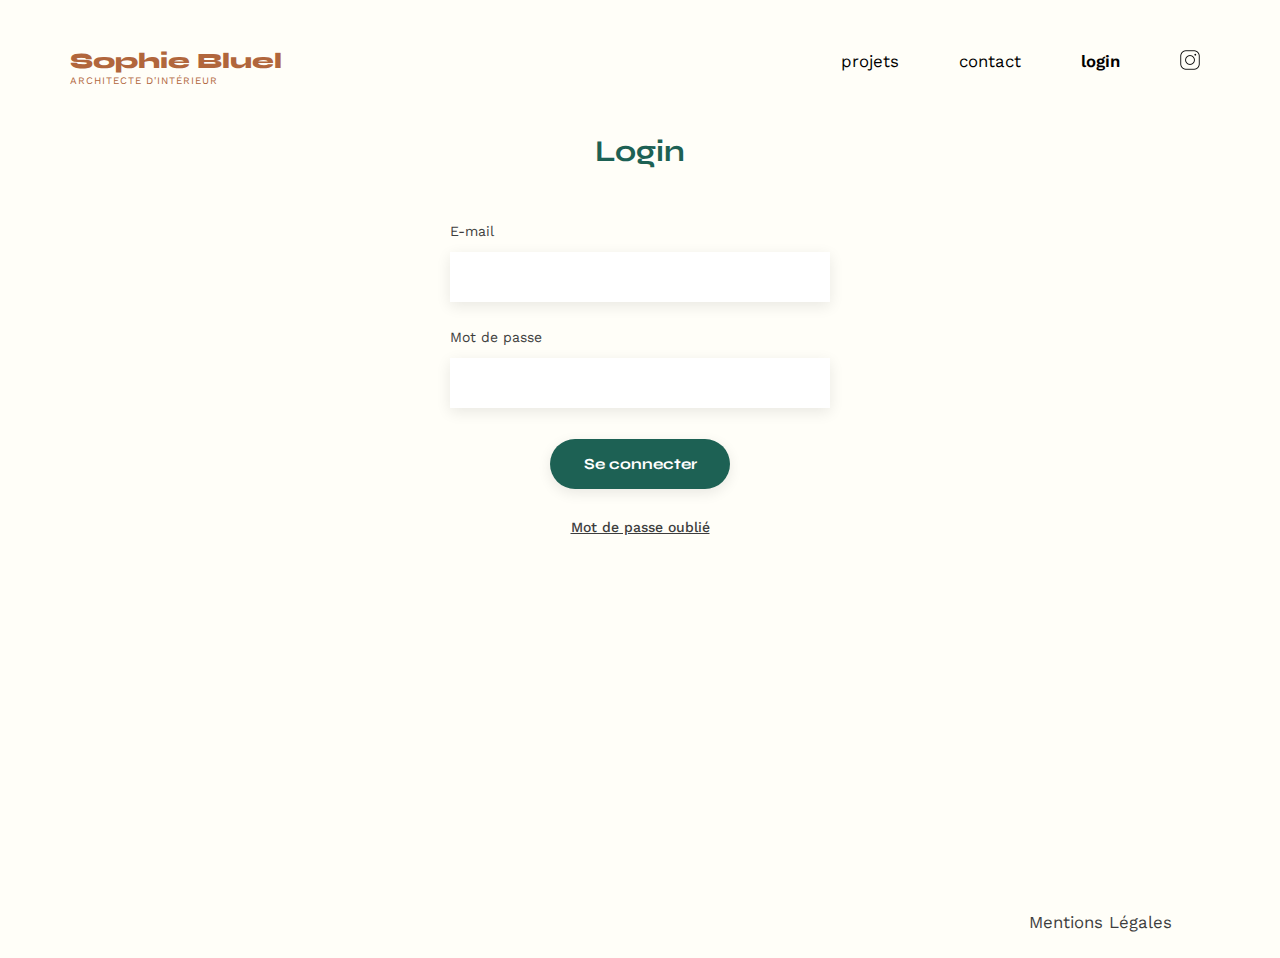
<file: FrontEnd/login.html>
<!DOCTYPE html>
<html lang="fr">
<head>
    <meta charset="UTF-8">
    <meta name="viewport" content="width=device-width, initial-scale=1.0">
    <link rel="preconnect" href="https://fonts.googleapis.com">
	<link rel="preconnect" href="https://fonts.gstatic.com" crossorigin>
    <link href="https://fonts.googleapis.com/css2?family=Syne:wght@700;800&family=Work+Sans:wght@400;500;600;700&display=swap" rel="stylesheet">    <link href="./assets/style.css" rel="stylesheet">
    <link rel="stylesheet" href="./assets/style.css">
    <script type="module" src="./assets/scripts/login/login.js"></script>
    <title>Sophie Bluel - Connexion</title>
</head>
<body>
    <div class="page-container">
        <header>
            <h1><a href="index.html">Sophie Bluel</a> <span>Architecte d'intérieur</span></h1>
            <nav>
                <ul>
                    <li><a href="index.html#portfolio">projets</a></li>
                    <li><a href="index.html#contact">contact</a></li>
                    <li><a href="login.html"><strong>login</strong></a></li>
                    <li><a href="https://www.instagram.com" target="_blank"><img src="./assets/icons/instagram.png" alt="Instagram"></a></li>
                </ul>
            </nav>
        </header>
        
        <main id="login">
            <h2>Login</h2>
            <form method="get" action="#">
                <label for="user-email">E-mail</label>
                <input type="email" name="user-email" id="user-email">
                <label for="user-password">Mot de passe</label>
                <input type="password" name="user-password" id="user-password">
                <input type="submit" value="Se connecter">
                <div class="error-message hidden"></div>
                <a href="#">Mot de passe oublié</a>
            </form>
        </main>

        <footer>
            <nav>
                <ul>
                    <li>Mentions Légales</li>
                </ul>
            </nav>
        </footer>
    </div>
</body>
</html>
</file>
<file: FrontEnd/assets/style.css>
/* http://meyerweb.com/eric/tools/css/reset/
v2.0 | 20110126
License: none (public domain)
*/

html, body, div, span, applet, object, iframe,
h1, h2, h3, h4, h5, h6, p, blockquote, pre,
a, abbr, acronym, address, big, cite, code,
del, dfn, em, img, ins, kbd, q, s, samp,
small, strike, strong, sub, sup, tt, var,
b, u, i, center,
dl, dt, dd, ol, ul, li,
fieldset, form, label, legend,
table, caption, tbody, tfoot, thead, tr, th, td,
article, aside, canvas, details, embed,
figure, figcaption, footer, header, hgroup,
menu, nav, output, ruby, section, summary,
time, mark, audio, video {
	margin: 0;
	padding: 0;
	border: 0;
	font-size: 100%;
	font: inherit;
	vertical-align: baseline;
}
/* HTML5 display-role reset for older browsers */
article, aside, details, figcaption, figure,
footer, header, hgroup, menu, nav, section {
	display: block;
}
body {
	line-height: 1;
}
ol, ul {
	list-style: none;
}
blockquote, q {
	quotes: none;
}
blockquote:before, blockquote:after,
q:before, q:after {
	content: '';
	content: none;
}
table {
	border-collapse: collapse;
	border-spacing: 0;
}

a {
	text-decoration: none;
	color: black;
}
/* -------------------------------- end reset css --------------------------------*/

/* -------------------------------- General -------------------------------- */

body {
	font-family: 'Work Sans', sans-serif ;
	font-size: 14px;
	font-weight: 400;
	background-color: #FFFEF8;
	color: #3D3D3D;
}

.page-container {
	max-width: 1140px;
	margin:auto;
}

header {
	display: flex;
	justify-content: space-between;
	margin: 50px 0
}

main {
	margin: 130px 90px 20px 90px;
}

section {
	margin: 50px 0;
}

h1 {
	display: flex;
	flex-direction: column;
	gap: 4px;
	font-family: 'Syne', sans-serif;
	font-size: 22px;
	font-weight: 800;
	color: #B1663C;
}

h1 a {
	color: #B1663C;
}

h1 > span {
	font-family: 'Work Sans', sans-serif;
	font-size:10px;
	letter-spacing: 0.1em;
	font-weight: 400;
	text-transform: uppercase;
}

h2{
	font-family: 'Syne', sans-serif;
	font-weight: 700;
	font-size: 30px;
	color: #1D6154
}
/* -------------------------------- EDIT MODE -------------------------------- */

.edit {
	display: flex;
	background-color: black;
	justify-content: center;
	align-items: center;
	gap: 20px; 
}

.edit.hidden {
	display: none;
}

.edit-mode {
	display: flex;
	align-items: flex-end;
	gap: 10px;
	color: white;
}

.edit-mode img {
	width: 18px;
	height: 18px;
}

.edit-button {
	color: black;
	background-color: white;
	border-radius: 60px;
	padding: 10px 23px;
	margin: 10px 0;
}


/* -------------------------------- HEADER -------------------------------- */

nav ul {
	display: flex;
	align-items: center;
	list-style-type: none;
	gap: 40px;
}
nav li {
	padding: 0 10px;
	font-size: 1.2em;
}

nav li a:hover {
	color: #B1663C;
}

nav li a strong {
	font-weight: 600;
}

nav li img {
	width: 20px;
	height: 20px;
}


/* -------------------------------- MAIN -------------------------------- */

#introduction {
	display: flex;
	align-items: start;
	gap : 50px;
}

#introduction figure {
	flex: 1;
}

#introduction .intro-image {
	display: block;
	margin: auto;
	width: 100%;
}

#introduction article {
	flex: 1;
}

.modify {
	display: flex;
	align-items: flex-end;
	gap: 8px;
	margin: 15px 0 15px 0;
}

.modify.hidden {
	visibility: hidden;
}

.modify img {
	width: 18px;
	height: 18px;
}

#introduction h2 {
	margin-bottom: 1em;
}

#introduction p {
	margin-bottom: 1.3em;
}

#portfolio {
	margin-top: 110px;
}

.title-portfolio {
	display: flex;
	justify-content: center;
	align-items: center;
	margin-bottom: 50px;
}

.title-portfolio .modify {
	margin: 0 0 0 30px;
}

.title-portfolio .modify.hidden {
	display: none;
}

.filter {
	display: flex;
	justify-content: center;
	gap: 10px;
	margin-bottom: 50px;
}

.filter button {
	border: 1px solid #1D6154;
	border-radius: 50px;
	padding: 9px 15px;
	min-width: 100px;
	background-color: transparent;
	font-family: "Syne", sans-serif;
	font-size: 16px;
	font-weight: 700;
	color: #1D6154;
	cursor: pointer;
}

.filter button.selected,
.filter button:hover {
	background-color: #1D6154;
	color: white;
}

.gallery {
	width: 100%;
	display: grid;
	grid-template-columns: 1fr 1fr 1fr;
	grid-column-gap: 20px;
	grid-row-gap: 20px;
}

.gallery img {
	width: 100%;
}

.gallery figcaption {
	margin-top: 7px;
}

/* -------------------------------- FORM in INDEX & LOGIN -------------------------------- */

#contact,
#login {
	width: 380px;
	margin: auto;
}

#contact > *,
#login > * {
	text-align: center;
}

#contact h2,
#login h2 {
	margin-bottom: 20px;
}

#contact form,
#login form {
	text-align: left;
	margin-top:30px;
	display: flex;
	flex-direction: column;
}

#contact input,
#login input,
.modale input,
.modale select {
	height: 50px;
	font-size: 1.1em;
	border: none;
	box-shadow: 0px 4px 14px rgba(0, 0, 0, 0.09);
	padding: 0 16px;
}

#contact label,
#login label {
	margin: 2em 0 1em 0;
}

#contact textarea {
	border: none;
	box-shadow: 0px 4px 14px rgba(0, 0, 0, 0.09);
}

#login {
	margin-bottom: 380px;
}

#login form a {
	color: #3D3D3D;
	font-weight: 500;
	align-self: center;
	text-decoration: underline;
}

#login form a:hover {
	color: #B1663C;
}

input[type="submit"],
.modale button {
	font-family: 'Syne', sans-serif;
	font-weight: 700;
	color: white;
	background-color: #1D6154;
	margin : 2em auto ;
	width: 180px;
	text-align: center;
	border-radius: 60px;
	cursor: pointer;
	height: 36px;
	border: none;
}

.error-message {
	padding-bottom: 25px;
	text-align: center;
	color: red;
}

.error-message.hidden {
	display: none;
}


/* -------------------------------- FOOTER -------------------------------- */

footer nav ul {
	display: flex;
	justify-content: flex-end;
	margin: 2em
	
}


/* -------------------------------- MODALE -------------------------------- */

.modale {
	position: fixed;
	top: 0;
	left: 0;
	width: 100%;
	height: 100%;
	background-color: rgba(0, 0, 0, 0.4);
	display: flex;
	align-items: center;
	justify-content: center;
}

.modale.hidden {
	display: none;
}

@keyframes modale-opacity {
	from {opacity: 0;}
	to {opacity: 1;}
}

.modale-animation {
	animation-name: modale-opacity;
	animation-duration: 0.5s;
}

.modale-content {
	min-height: 300px;
	width: 630px;
	background-color: white;
	border-radius: 10px;
}

.modale header {
	display: flex;
	justify-content: space-between;
	margin : 0;
	padding: 28px 28px 10px 28px;
}

.modale header a {
	display: flex;
	justify-content: center;
	align-items: center;
	height: 24px;
	cursor: pointer;
}

.back-button.hidden {
	visibility: hidden;
}

.modale header a img {
	height: 12px;
}

.modale-main,
.modale-addphoto {
	margin: 0 105px 48px 105px;
}

.modale-main.hidden,
.modale-addphoto.hidden {
	display: none;
}

.modale h2 {
	color: black;
	font-weight: 400;
	font-family: "Work Sans", sans-serif;
	font-size: 26px;
	margin-bottom: 46px;
	text-align: center;
}

.modale button {
	margin: 0;
}


/* MODALE-MAIN */

.modale-gallery {
	width: 100%;
	display: grid;
	grid-template-columns: 1fr 1fr 1fr 1fr 1fr;
	grid-column-gap: 8px;
	grid-row-gap: 11px;
	padding-bottom: 47px;

}

.modale-gallery figure {
	position: relative;
}

.modale-gallery img {
	width: 100%;
}

.modale-gallery .modale-icon {
	background-color: black;
	width: 17px;
	height: 17px;
	display: flex;
	justify-content: center;
	align-items: center;
	border-radius: 2px;
	position: absolute;
}

.modale-gallery .icon-move {
	top: 6px;
	right: 26px;
}

.modale-gallery .icon-delete {
	top: 6px;
	right: 6px;
}

.modale-gallery .modale-icon img {
	width: 11px;
	height: 11px;
}

.modale-gallery figcaption {
	margin-top: 3px;
}

.modale-modify {
	padding-top: 38px;
	display: flex;
	flex-direction: column;
	align-items: center;
	row-gap: 25px;
	border-top: 1px solid #B3B3B3;
}

.modale-modify a {
	color: #D65353;
}

/* MODALE-ADDPHOTO */



.modale-addphoto form label {
	margin-bottom: 10px;
}

.modale-addphoto input,
.modale-addphoto select {
	margin-bottom: 21px;
}

.image-selector {
	display: flex;
	justify-content: center;
	align-items: center;
	height: 180px;
	background-color: #E8F1F7;
	margin-bottom: 30px;
}

.image-selector .image-selected {
	height: 100%;
}

.image-selector .image-unselected img {
	height: 58px;
	width: 58px;
	margin-bottom: 21px;
}

.image-unselected {
	text-align: center;
}

.image-selector .image-selected.hidden,
.image-selector .image-unselected.hidden {
	display: none;
}

.image-selector input[type="file"] {
	width: 0.1px;
	height: 0.1px;
	opacity: 0;
	overflow: hidden;
	position: absolute;
	z-index: -1;
}

.image-selector label {
	display: block;
	margin-bottom: 8px;
	background-color: #CBD6DC;
	color: #306685;
	font-weight: 500;
	font-family: 'Work Sans';
	border-radius: 60px;
	cursor: pointer;
	padding: 12px 20px;
}

.modale-addphoto .modale-addinfo {
	display: flex;
	flex-direction: column;
	margin-bottom: 26px;
}

.modale-addinfo select {
	border-right: 21px solid transparent;
}

.modale-modify .validate-button {
	margin : 0;
}

.modale-modify .validate-button.disabled {
	background-color: #A7A7A7;
}
</file>
